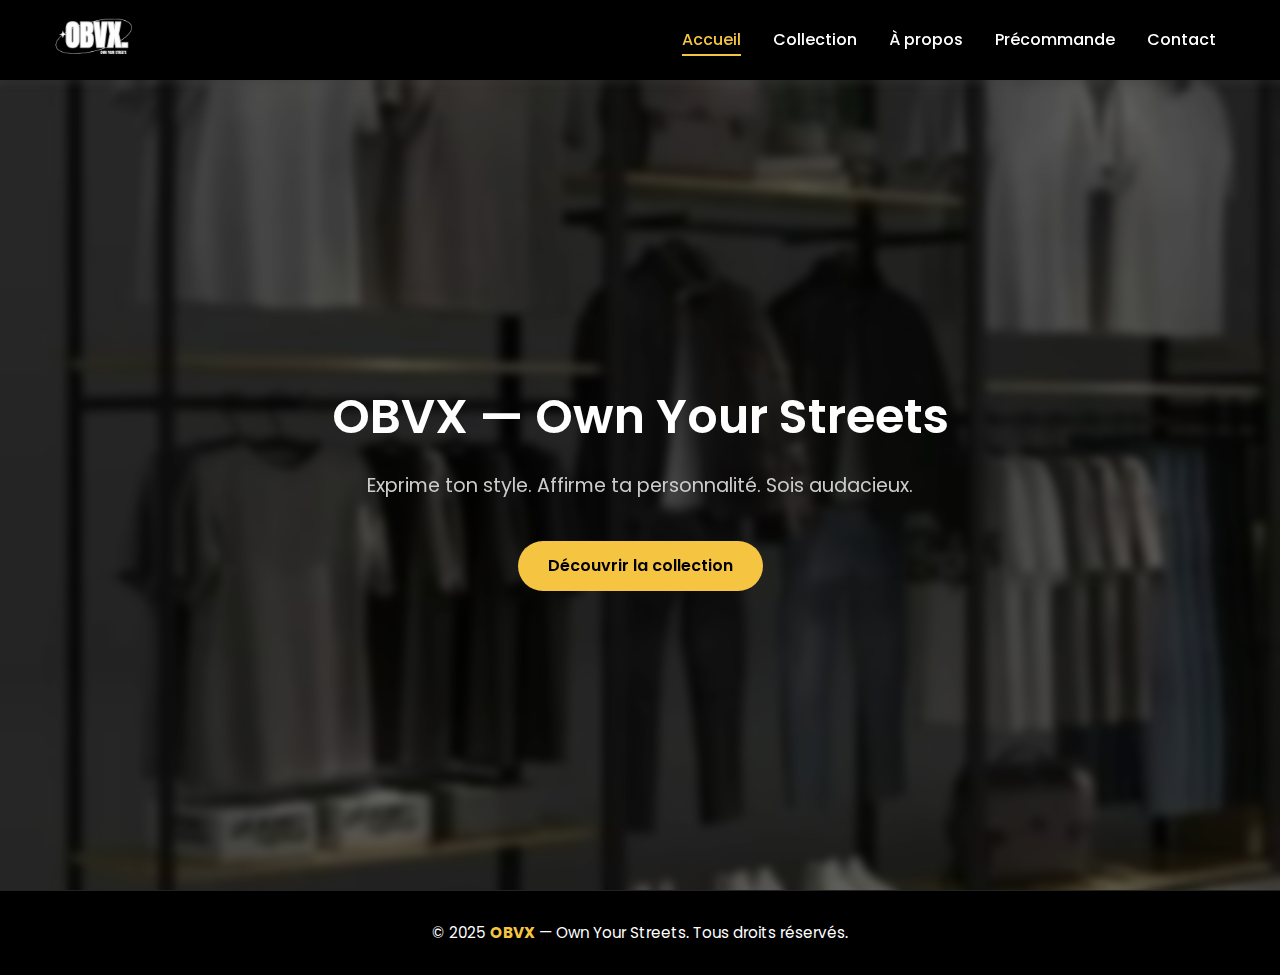
<file: index.html>
<!DOCTYPE html>
<html lang="fr">
<head>
  <meta charset="UTF-8">
  <meta name="viewport" content="width=device-width, initial-scale=1.0">
  <title>OBVX | Streetwear Made Bold</title>
  <link rel="stylesheet" href="css/style.css">
  <link href="https://fonts.googleapis.com/css2?family=Poppins:wght@300;400;600&display=swap" rel="stylesheet">
</head>
<body>

  <!-- HEADER & NAVIGATION -->
  <header>
    <nav class="navbar">
      <div class="logo">
        <a href="index.html">
          <img src="image/Copie_de_OBVX__1_-removebg-preview.png" alt="Logo OBVX">
        </a>
      </div>
      <ul class="nav-links">
        <li><a href="index.html" class="active">Accueil</a></li>
        <li><a href="collection.html">Collection</a></li>
        <li><a href="about.html">À propos</a></li>
        <li><a href="preorder.html">Précommande</a></li>
        <li><a href="contact.html">Contact</a></li>    
      </ul>
    </nav>
  </header>

  <!-- HERO SECTION -->
  <section class="hero">
    <div class="overlay"></div>
    <div class="hero-text">
      <h1>OBVX — Own Your Streets</h1>
      <p>Exprime ton style. Affirme ta personnalité. Sois audacieux.</p>
      <a href="collection.html" class="btn">Découvrir la collection</a>
    </div>
  </section>

  <!-- FOOTER -->
  <footer>
    <p>© 2025 <strong>OBVX</strong> — Own Your Streets. Tous droits réservés.</p>
  </footer>

</body>
</html>
</file>
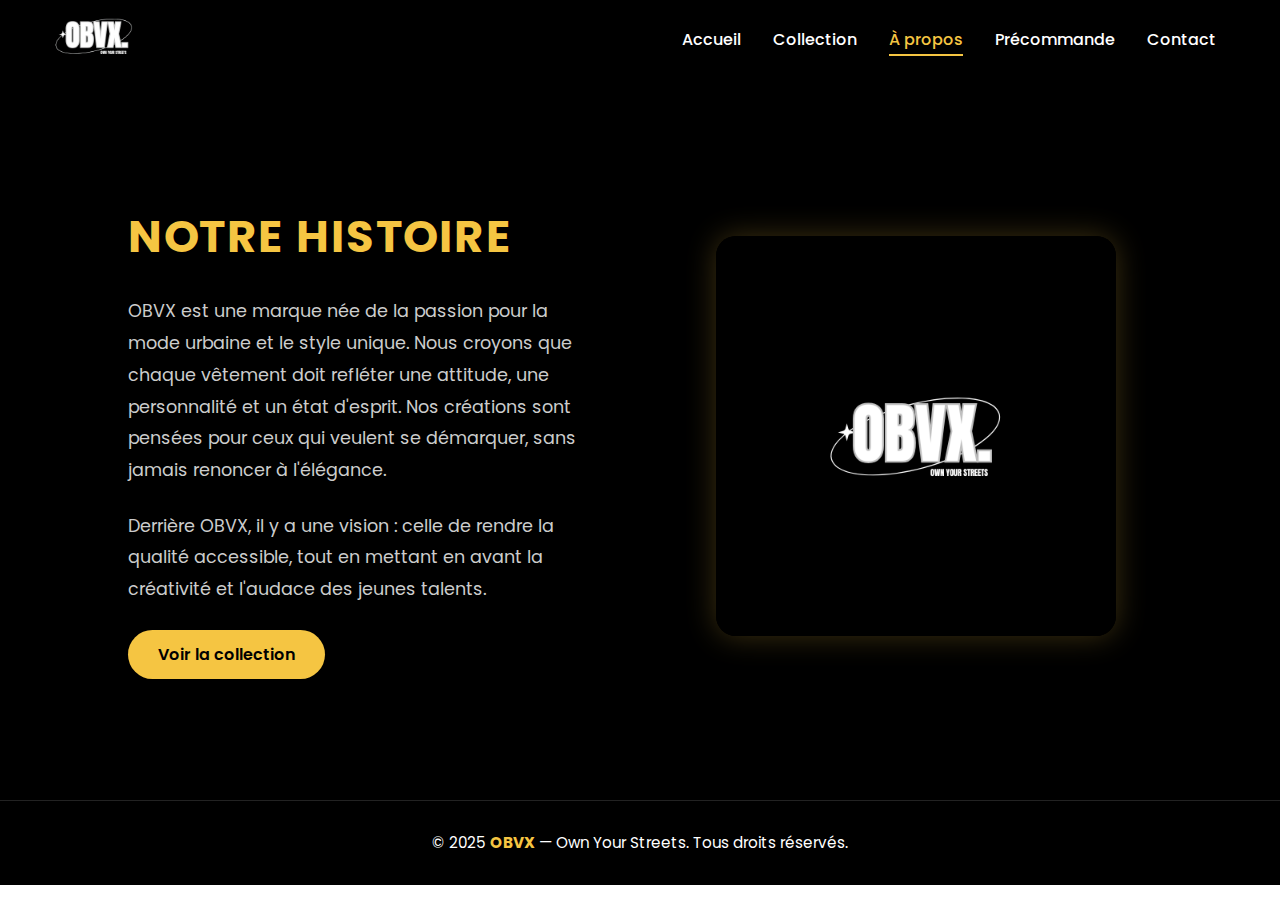
<file: about.html>
<!DOCTYPE html>
<html lang="fr">
<head>
  <meta charset="UTF-8">
  <meta name="viewport" content="width=device-width, initial-scale=1.0">
  <title>À propos | OBVX</title>
  <link rel="stylesheet" href="css/style.css">
  <link href="https://fonts.googleapis.com/css2?family=Poppins:wght@300;400;600&display=swap" rel="stylesheet">
</head>
<body>

  <!-- HEADER & NAVIGATION -->
  <header>
    <nav class="navbar">
      <div class="logo">
        <a href="index.html">
          <img src="image/Copie_de_OBVX__1_-removebg-preview.png" alt="Logo OBVX">
        </a>
      </div>
      <ul class="nav-links">
        <li><a href="index.html">Accueil</a></li>
        <li><a href="collection.html">Collection</a></li>
        <li><a href="about.html" class="active">À propos</a></li>
        <li><a href="preorder.html">Précommande</a></li>
        <li><a href="contact.html">Contact</a></li>    
      </ul>
    </nav>
  </header>

  <!-- ABOUT SECTION -->
  <main class="about-section">
    <div class="about-text">
      <h1>Notre Histoire</h1>
      <p>
        OBVX est une marque née de la passion pour la mode urbaine et le style unique.
        Nous croyons que chaque vêtement doit refléter une attitude, une personnalité
        et un état d'esprit. Nos créations sont pensées pour ceux qui veulent se démarquer,
        sans jamais renoncer à l'élégance.
      </p>
      <p>
        Derrière OBVX, il y a une vision : celle de rendre la qualité accessible, tout
        en mettant en avant la créativité et l'audace des jeunes talents.
      </p>
      <a href="collection.html" class="btn">Voir la collection</a>
    </div>

    <div class="about-image">
      <img src="image/Copie de OBVX (1).png" alt="Logo OBVX">
    </div>
  </main>

  <!-- FOOTER -->
  <footer>
    <p>© 2025 <strong>OBVX</strong> — Own Your Streets. Tous droits réservés.</p>
  </footer>

</body>
</html>
</file>
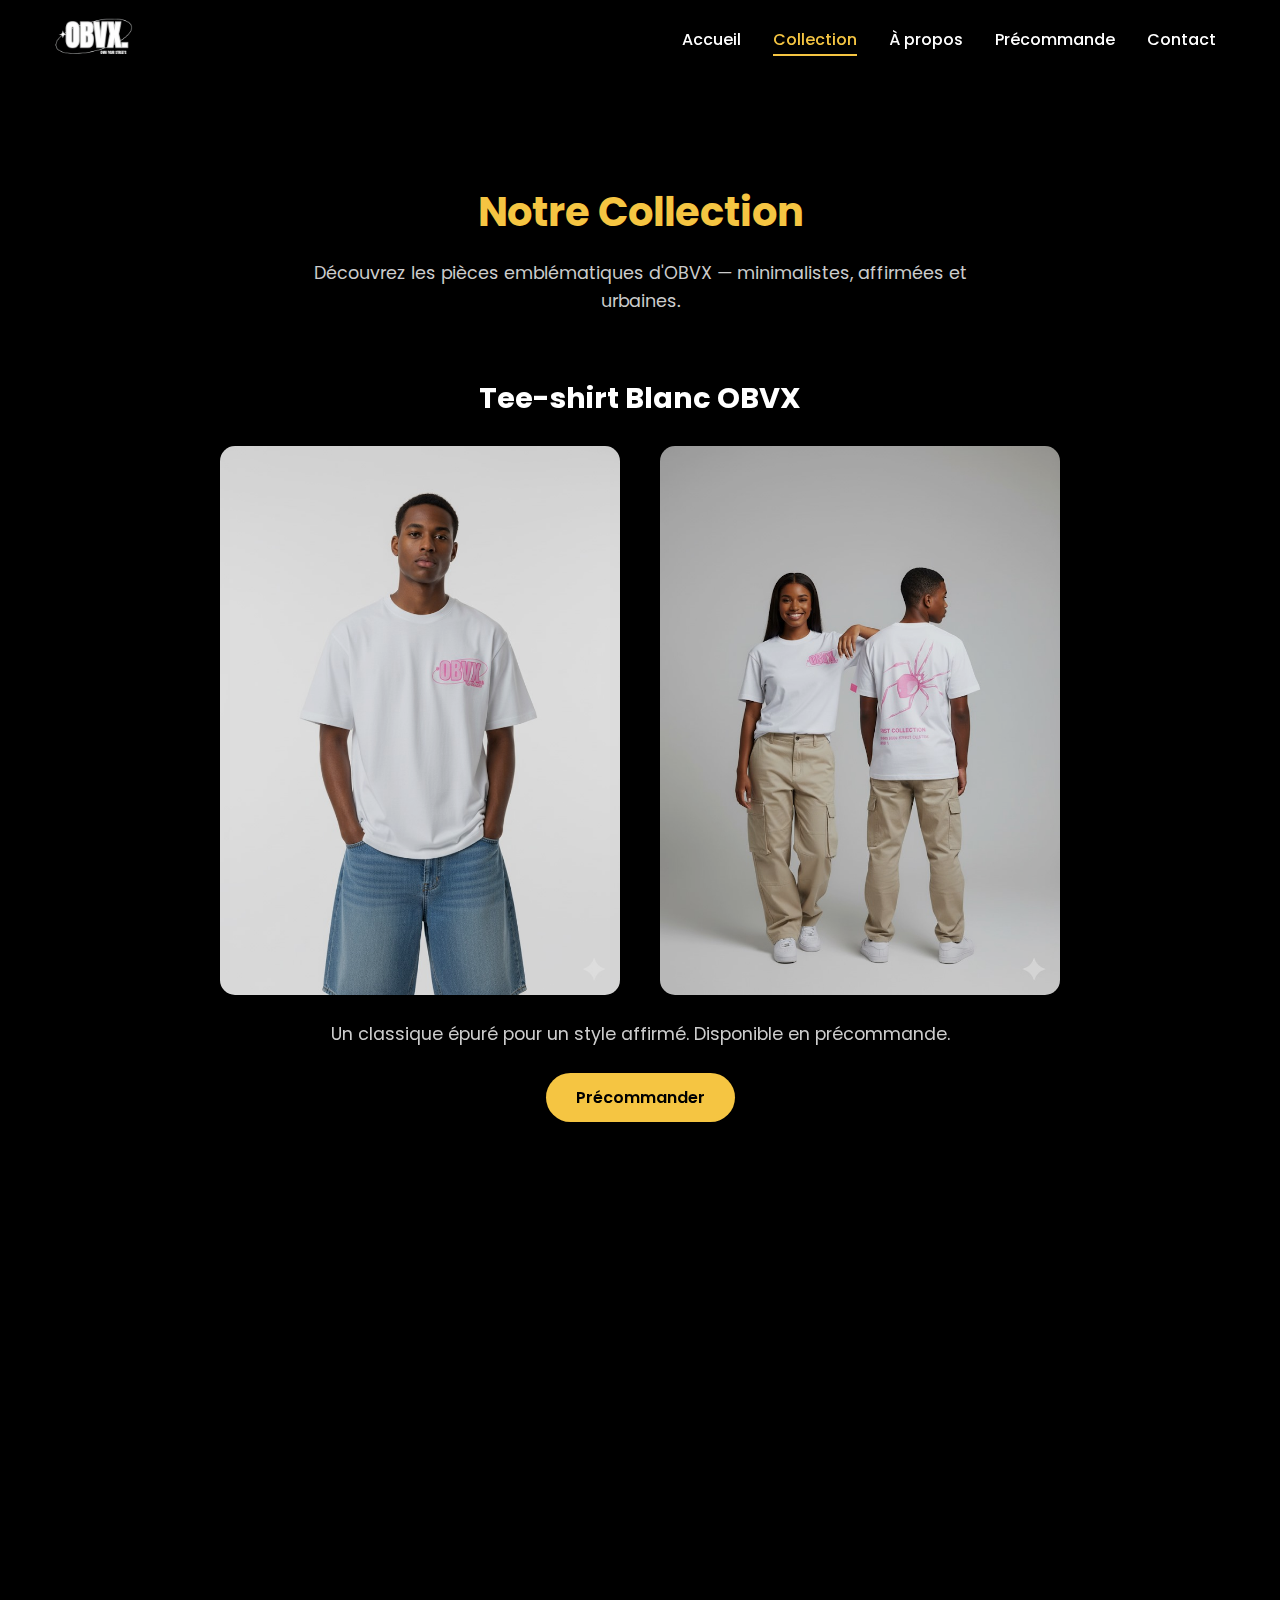
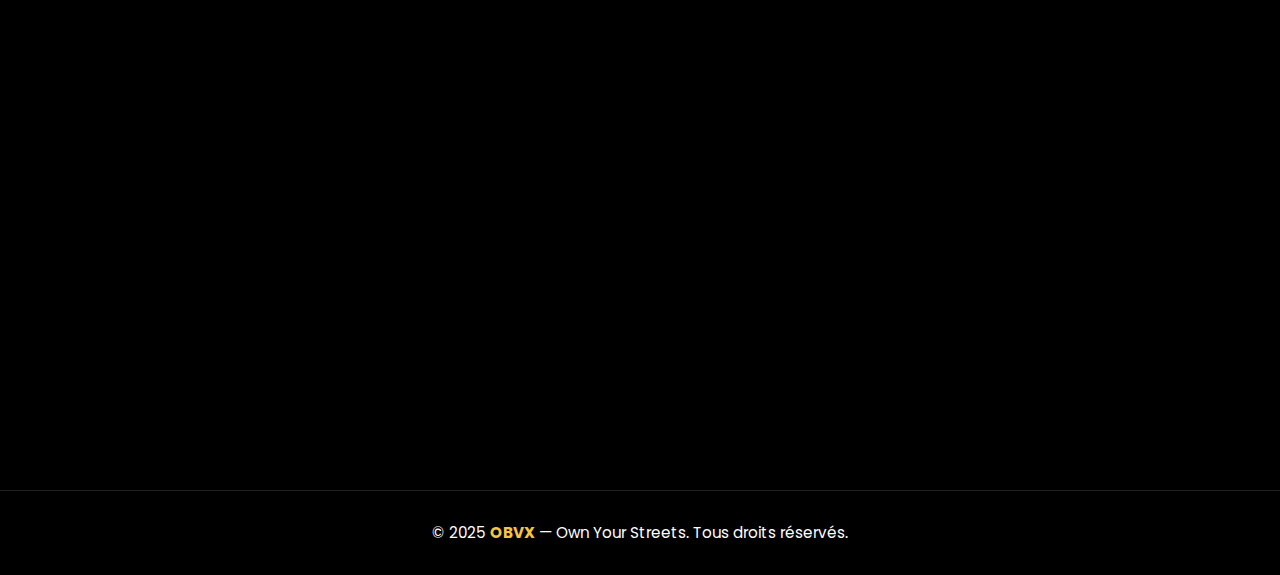
<file: collection.html>
<!DOCTYPE html>
<html lang="fr">
<head>
  <meta charset="UTF-8">
  <meta name="viewport" content="width=device-width, initial-scale=1.0">
  <title>Collection | OBVX</title>
  <link rel="stylesheet" href="css/style.css">
  <link href="https://fonts.googleapis.com/css2?family=Poppins:wght@300;400;600&display=swap" rel="stylesheet">
  
  <!-- AOS (Animate On Scroll) -->
  <link href="https://unpkg.com/aos@2.3.1/dist/aos.css" rel="stylesheet">
  <script src="https://unpkg.com/aos@2.3.1/dist/aos.js"></script>
</head>
<body>

  <!-- HEADER & NAVIGATION -->
  <header>
    <nav class="navbar">
      <div class="logo">
        <a href="index.html">
          <img src="image/Copie_de_OBVX__1_-removebg-preview.png" alt="Logo OBVX">
        </a>
      </div>
      <ul class="nav-links">
        <li><a href="index.html">Accueil</a></li>
        <li><a href="collection.html" class="active">Collection</a></li>
        <li><a href="about.html">À propos</a></li>
        <li><a href="preorder.html">Précommande</a></li>
        <li><a href="contact.html">Contact</a></li>    
      </ul>
    </nav>
  </header>

  <!-- COLLECTION SECTION -->
  <section class="collection">
    <h2>Notre Collection</h2>
    <p>Découvrez les pièces emblématiques d'OBVX — minimalistes, affirmées et urbaines.</p>

    <div class="product-list">
      <!-- Tee-shirt Blanc -->
      <div class="product" data-aos="fade-up">
        <h3>Tee-shirt Blanc OBVX</h3>
        <div class="images">
          <img src="image/WhatsApp Image 2025-10-07 à 11.22.49_3b237c89.jpg" alt="Tee-shirt Blanc - Face">
          <img src="image/fd11a06d3a584e0b8f47fc0cbb23ff76.jpg" alt="Tee-shirt Blanc - Dos">
        </div>
        <p>Un classique épuré pour un style affirmé. Disponible en précommande.</p>
        <a href="preorder.html" class="btn">Précommander</a>
      </div>

      <!-- Tee-shirt Noir -->
      <div class="product" data-aos="fade-up" data-aos-delay="200">
        <h3>Tee-shirt Noir OBVX</h3>
        <div class="images">
          <img src="image/WhatsApp Image 2025-10-07 à 11.19.00_6245a1be.jpg" alt="Tee-shirt Noir - Face">
          <img src="image/unnamed.png" alt="Tee-shirt Noir - Dos">
        </div>
        <p>Élégance sombre, attitude street. Disponible en précommande.</p>
        <a href="preorder.html" class="btn">Précommander</a>
      </div>
    </div>
  </section>

  <!-- FOOTER -->
  <footer>
    <p>© 2025 <strong>OBVX</strong> — Own Your Streets. Tous droits réservés.</p>
  </footer>

  <!-- AOS INITIALIZATION -->
  <script>
    AOS.init({
      duration: 1200,
      once: true
    });
  </script>

</body>
</html>
</file>
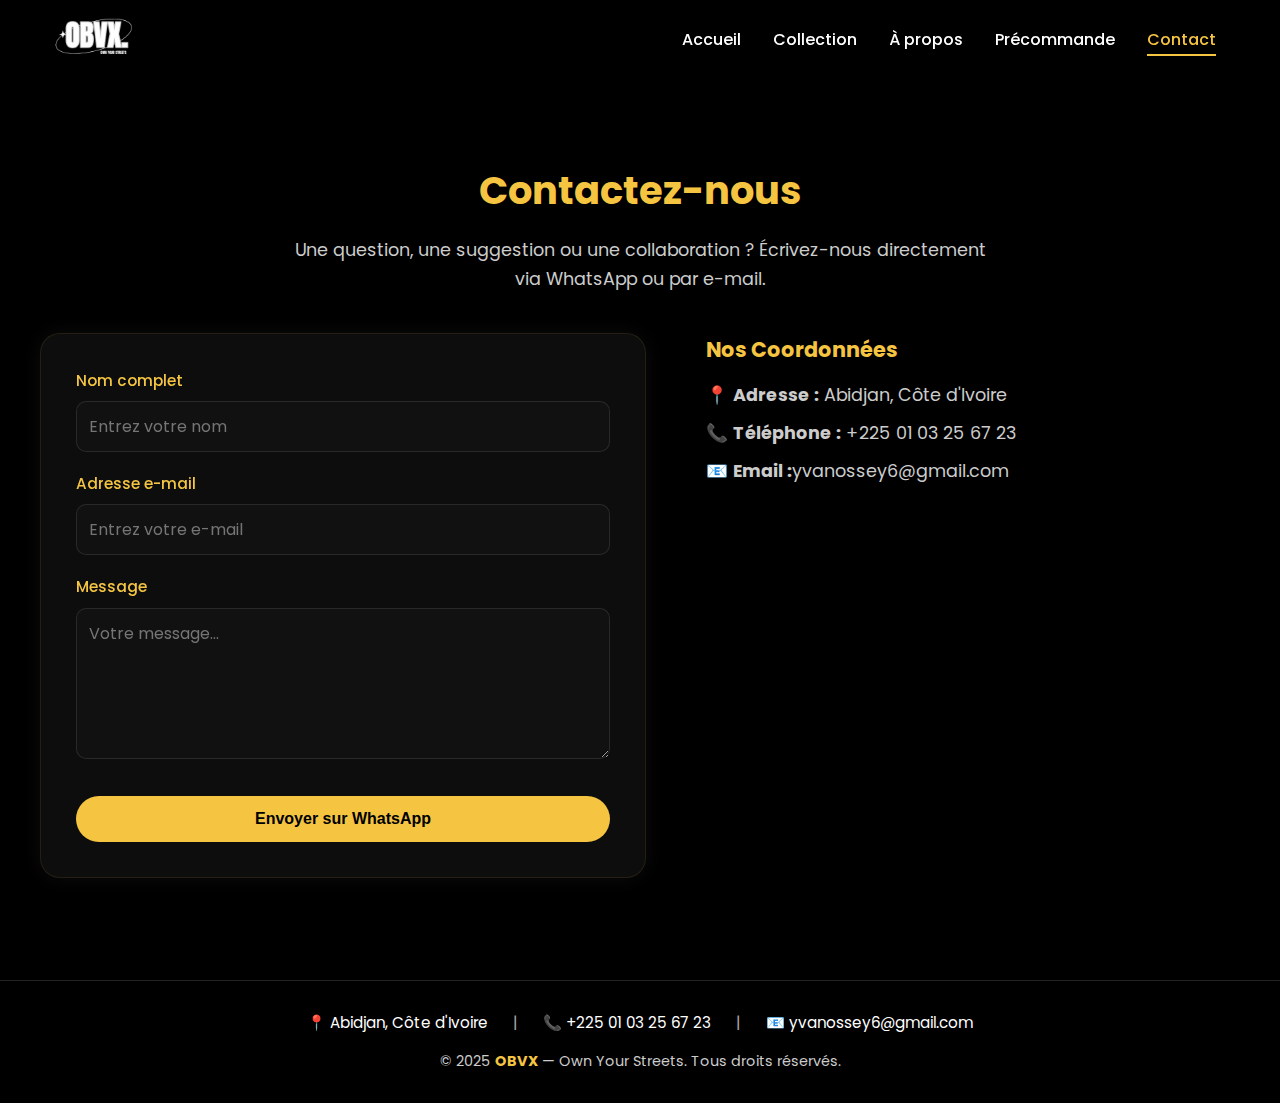
<file: contact.html>
<!DOCTYPE html>
<html lang="fr">
<head>
  <meta charset="UTF-8">
  <meta name="viewport" content="width=device-width, initial-scale=1.0">
  <title>Contact | OBVX</title>
  <link rel="stylesheet" href="css/style.css">
  <link href="https://fonts.googleapis.com/css2?family=Poppins:wght@300;400;600&display=swap" rel="stylesheet">
</head>
<body>

  <!-- HEADER & NAVIGATION -->
  <header>
    <nav class="navbar">
      <div class="logo">
        <a href="index.html">
          <img src="image/Copie_de_OBVX__1_-removebg-preview.png" alt="Logo OBVX">
        </a>
      </div>
      <ul class="nav-links">
        <li><a href="index.html">Accueil</a></li>
        <li><a href="collection.html">Collection</a></li>
        <li><a href="about.html">À propos</a></li>
        <li><a href="preorder.html">Précommande</a></li>
        <li><a href="contact.html" class="active">Contact</a></li>    
      </ul>
    </nav>
  </header>

  <!-- CONTACT SECTION -->
  <section class="contact">
    <h2>Contactez-nous</h2>
    <p>
      Une question, une suggestion ou une collaboration ?  
      Écrivez-nous directement via WhatsApp ou par e-mail.
    </p>

    <div class="contact-container">
      <!-- Contact Form -->
      <form id="contactForm" class="contact-form">
        <label for="name">Nom complet</label>
        <input type="text" id="name" name="name" placeholder="Entrez votre nom" required>

        <label for="email">Adresse e-mail</label>
        <input type="email" id="email" name="email" placeholder="Entrez votre e-mail" required>

        <label for="message">Message</label>
        <textarea id="message" name="message" rows="5" placeholder="Votre message..." required></textarea>

        <button type="submit" class="btn">Envoyer sur WhatsApp</button>
      </form>

      <!-- Contact Info -->
      <div class="contact-info">
        <h3>Nos Coordonnées</h3>
        <p>📍 <strong>Adresse :</strong> Abidjan, Côte d'Ivoire</p>
        <p>📞 <strong>Téléphone :</strong> +225 01 03 25 67 23</p>
        <p>📧 <strong>Email :</strong>yvanossey6@gmail.com</p>
      </div>
    </div>
  </section>

  <!-- FOOTER -->
  <footer>
    <div class="footer-coordonnees">
      <p class="adresse">📍 Abidjan, Côte d'Ivoire</p>
      <span class="separator">|</span>
      <p class="telephone">📞 +225 01 03 25 67 23</p>
      <span class="separator">|</span>
      <p class="email">📧 yvanossey6@gmail.com</p>
    </div>
    <p class="footer-copy">© 2025 <strong>OBVX</strong> — Own Your Streets. Tous droits réservés.</p>
  </footer>

  <!-- FORM SUBMISSION SCRIPT -->
  <script>
    document.getElementById('contactForm').addEventListener('submit', function(e) {
      e.preventDefault();

      let name = document.getElementById('name').value;
      let email = document.getElementById('email').value;
      let message = document.getElementById('message').value;

      let phoneNumber = "2250103256723";
      let text = `*Nouveau message OBVX*%0A👤 Nom : ${name}%0A📧 Email : ${email}%0A💬 Message : ${message}`;
      let url = `https://wa.me/${phoneNumber}?text=${text}`;

      window.open(url, "_blank");
    });
  </script>

</body>

</html>
</file>
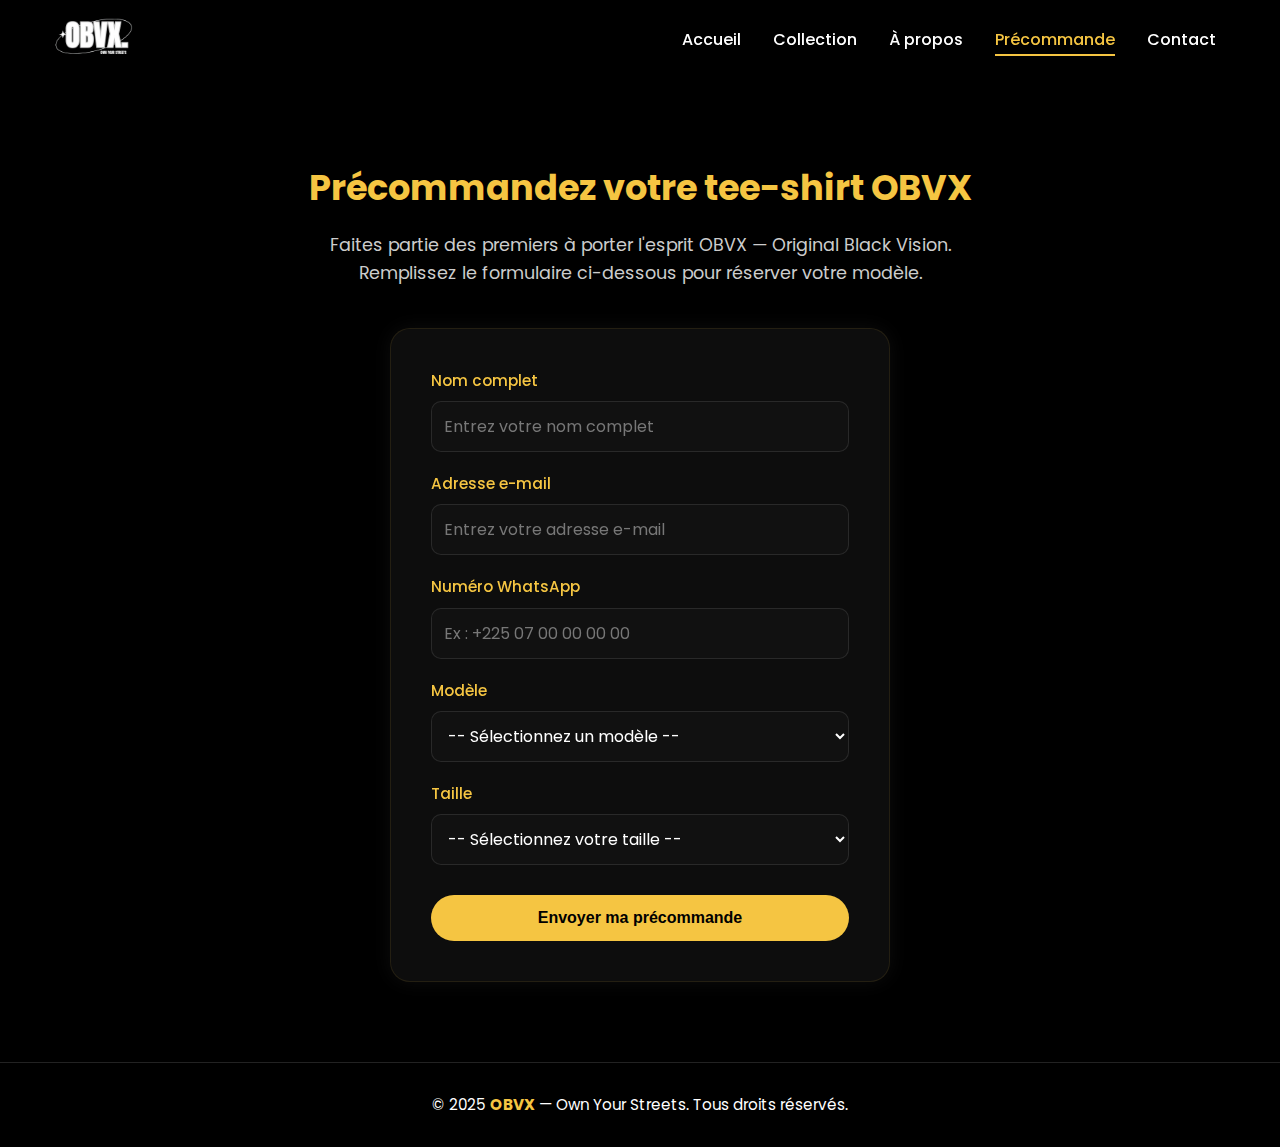
<file: preorder.html>
<!DOCTYPE html>
<html lang="fr">
<head>
  <meta charset="UTF-8">
  <meta name="viewport" content="width=device-width, initial-scale=1.0">
  <title>Précommande | OBVX</title>
  <link rel="stylesheet" href="css/style.css">
  <link href="https://fonts.googleapis.com/css2?family=Poppins:wght@300;400;600&display=swap" rel="stylesheet">

  <!-- AOS (Animate On Scroll) -->
  <link href="https://unpkg.com/aos@2.3.1/dist/aos.css" rel="stylesheet">
  <script src="https://unpkg.com/aos@2.3.1/dist/aos.js"></script>
</head>
<body>

  <!-- HEADER & NAVIGATION -->
  <header>
    <nav class="navbar">
      <div class="logo">
        <a href="index.html">
          <img src="image/Copie_de_OBVX__1_-removebg-preview.png" alt="Logo OBVX">
        </a>
      </div>
      <ul class="nav-links">
        <li><a href="index.html">Accueil</a></li>
        <li><a href="collection.html">Collection</a></li>
        <li><a href="about.html">À propos</a></li>
        <li><a href="preorder.html" class="active">Précommande</a></li>
        <li><a href="contact.html">Contact</a></li>    
      </ul>
    </nav>
  </header>

  <!-- PREORDER SECTION -->
  <section class="preorder" data-aos="fade-up">
    <h2>Précommandez votre tee-shirt OBVX</h2>
    <p>
      Faites partie des premiers à porter l'esprit OBVX — Original Black Vision.  
      Remplissez le formulaire ci-dessous pour réserver votre modèle.
    </p>

    <form id="preorderForm" class="preorder-form" data-aos="fade-up" data-aos-delay="200">
      <label for="name">Nom complet</label>
      <input type="text" id="name" name="name" placeholder="Entrez votre nom complet" required>

      <label for="email">Adresse e-mail</label>
      <input type="email" id="email" name="email" placeholder="Entrez votre adresse e-mail" required>

      <label for="phone">Numéro WhatsApp</label>
      <input type="tel" id="phone" name="phone" placeholder="Ex : +225 07 00 00 00 00" required>

      <label for="model">Modèle</label>
      <select id="model" name="model" required>
        <option value="">-- Sélectionnez un modèle --</option>
        <option value="white">OBVX White Edition</option>
        <option value="black">OBVX Black Edition</option>
      </select>

      <label for="size">Taille</label>
      <select id="size" name="size" required>
        <option value="">-- Sélectionnez votre taille --</option>
        <option value="S">S</option>
        <option value="M">M</option>
        <option value="L">L</option>
        <option value="XL">XL</option>
      </select>

      <button type="submit" class="btn">Envoyer ma précommande</button>
    </form>
  </section>

  <!-- FOOTER -->
  <footer>
    <p>© 2025 <strong>OBVX</strong> — Own Your Streets. Tous droits réservés.</p>
  </footer>

  <!-- FORM SUBMISSION SCRIPT -->
  <script>
    document.getElementById('preorderForm').addEventListener('submit', function(e) {
      e.preventDefault();

      let name = document.getElementById('name').value;
      let email = document.getElementById('email').value;
      let phone = document.getElementById('phone').value;
      let model = document.getElementById('model').value;
      let size = document.getElementById('size').value;

      let message = `Nouvelle précommande OBVX !\n
Nom : ${name}\n
Email : ${email}\n
WhatsApp : ${phone}\n
Modèle : ${model}\n
Taille : ${size}`;

      let myNumber = "2250103256723";
      let url = `https://wa.me/${myNumber}?text=${encodeURIComponent(message)}`;

      window.open(url, "_blank");
    });
  </script>
  <!-- AOS INITIALIZATION -->
  <script>
    AOS.init({
      duration: 1000,
      once: true
    });
  </script>

</body>
</html>
</file>
<file: css/style.css>
/* STYLE.CSS - OBVX STREETWEAR */

* {
  margin: 0;
  padding: 0;
  box-sizing: border-box;
}

html {
  scroll-behavior: smooth;
}

:root {
  --color-black: #000;
  --color-white: #fff;
  --color-dark-gray: #111;
  --color-light-gray: #ccc;
  --color-medium-gray: #777;
  --color-gold: #f5c542;
  --font-primary: 'Poppins', sans-serif;
}

body {
  font-family: var(--font-primary);
  background-color: var(--color-white);
  color: var(--color-dark-gray);
  line-height: 1.6;
}

/* ===== HEADER & NAVIGATION ===== */

header {
  background: var(--color-black);
  color: var(--color-white);
  position: sticky;
  top: 0;
  z-index: 100;
  box-shadow: 0 2px 10px rgba(0, 0, 0, 0.2);
}


.navbar {
  width: 90%;
  margin: auto;
  display: flex;
  justify-content: space-between;
  align-items: center;
  height: 80px; /* Hauteur fixe pour éviter qu’elle s’étire avec le logo */
}


.logo img {
  height: 180px;
  width: auto;
  transition: transform 0.3s ease;
  object-fit: contain;
  position: relative;
  left: -60px; /* déplace le logo vers la gauche */
}

.logo img:hover {
  transform: scale(1.05);
}

.nav-links {
  list-style: none;
  display: flex;
  gap: 2rem;
}

.nav-links a {
  text-decoration: none;
  color: var(--color-white);
  font-weight: 500;
  transition: color 0.3s ease;
  position: relative;
}

.nav-links a:hover,
.nav-links a.active {
  color: var(--color-gold);
}

.nav-links a::after {
  content: '';
  position: absolute;
  bottom: -5px;
  left: 0;
  width: 0;
  height: 2px;
  background: var(--color-gold);
  transition: width 0.3s ease;
}

.nav-links a:hover::after,
.nav-links a.active::after {
  width: 100%;
}

/* ===== INDEX.HTML - HERO ===== */

.hero {
  height: 90vh;
  display: flex;
  align-items: center;
  justify-content: center;
  background: url('../image/c550e4f5ff0220a477f8be34ff2139d6.jpg') center/cover no-repeat;
  background-color: var(--color-dark-gray);
  color: var(--color-white);
  text-align: center;
  position: relative;
  overflow: hidden;
}

/* Overlay flou */
.hero::before {
  content: "";
  position: absolute;
  top: 0;
  left: 0;
  width: 100%;
  height: 100%;
  background: rgba(0, 0, 0, 0.3); /* ajuste l'opacité si besoin */
  backdrop-filter: blur(5px); /* le flou */
  z-index: 1;
}

/* Pour que le texte/logo reste au-dessus */
.hero * {
  position: relative;
  z-index: 2;
}


.overlay {
  position: absolute;
  top: 0;
  left: 0;
  right: 0;
  bottom: 0;
  background: rgba(0, 0, 0, 0.4);
  z-index: 1;
}

.hero-text {
  position: relative;
  z-index: 2;
  max-width: 800px;
  padding: 0 20px;
}

.hero-text h1 {
  font-size: clamp(1.8rem, 5vw, 3rem);
  margin-bottom: 15px;
  font-weight: 600;
}

.hero-text p {
  font-size: clamp(1rem, 2.5vw, 1.2rem);
  color: var(--color-light-gray);
  margin-bottom: 40px;
}

/* ===== BOUTONS ===== */

.btn, .btn-yellow, .cta-btn {
  display: inline-block;
  background: var(--color-gold);
  color: var(--color-black);
  padding: 12px 30px;
  border-radius: 25px;
  text-decoration: none;
  font-weight: 600;
  transition: all 0.3s ease;
  border: none;
  cursor: pointer;
  font-size: 1rem;
}

.btn:hover, .btn-yellow:hover, .cta-btn:hover {
  background: var(--color-white);
  transform: translateY(-2px);
  box-shadow: 0 5px 15px rgba(245, 197, 66, 0.3);
}

/* ===== COLLECTION.HTML ===== */

.collection {
  background-color: var(--color-black);
  color: var(--color-white);
  text-align: center;
  padding: 80px 20px;
  min-height: 100vh;
}

.collection h2 {
  font-size: clamp(2rem, 5vw, 2.5rem);
  margin-bottom: 15px;
  color: var(--color-gold);
}

.collection p {
  max-width: 700px;
  margin: 0 auto 60px;
  color: var(--color-light-gray);
  font-size: 1.1em;
}

.product-list {
  display: flex;
  flex-direction: column;
  align-items: center;
  gap: 100px;
  max-width: 1200px;
  margin: 0 auto;
}

.product {
  width: 100%;
  max-width: 1000px;
}

.product h3 {
  font-size: 1.8em;
  margin-bottom: 25px;
}

.images {
  display: flex;
  justify-content: center;
  align-items: center;
  gap: 40px;
  margin-bottom: 25px;
  flex-wrap: wrap;
}

.images img {
  width: 40%;
  min-width: 250px;
  border-radius: 15px;
  transition: transform 0.3s ease, opacity 0.3s ease;
  opacity: 0.9;
}

.images img:hover {
  transform: scale(1.05);
  opacity: 1;
}

.product p {
  color: var(--color-light-gray);
  max-width: 700px;
  margin: 0 auto 25px;
}

[data-aos="fade-up"] {
  opacity: 0;
  transform: translateY(30px);
}

[data-aos="fade-up"].aos-animate {
  opacity: 1;
  transform: translateY(0);
  transition: all 0.8s ease-out;
}

/* ===== ABOUT.HTML ===== */

.about-section {
  display: flex;
  justify-content: center;
  align-items: center;
  padding: 5rem 10%;
  gap: 5rem;
  color: var(--color-white);
  background-color: var(--color-black);
  min-height: 80vh;
}

.about-text {
  flex: 1;
  min-width: 300px;
  max-width: 600px;
}

.about-text h1,
.about-text h2 {
  color: var(--color-gold);
  font-size: clamp(2rem, 5vw, 2.8rem);
  margin-bottom: 1.5rem;
  text-transform: uppercase;
  letter-spacing: 1.5px;
}

.about-text p {
  font-size: 1.1em;
  line-height: 1.8em;
  color: var(--color-light-gray);
  margin-bottom: 1.5rem;
}

.about-image {
  flex: 1;
  min-width: 300px;
  text-align: center;
}

.about-image img {
  width: 100%;
  max-width: 400px;
  border-radius: 20px;
  box-shadow: 0 0 30px rgba(245, 197, 66, 0.25);
  transition: transform 0.4s ease, box-shadow 0.4s ease;
}

.about-image img:hover {
  transform: scale(1.05);
  box-shadow: 0 0 40px rgba(245, 197, 66, 0.5);
}

/* ===== PREORDER.HTML ===== */

.preorder {
  background-color: var(--color-black);
  color: var(--color-white);
  text-align: center;
  padding: 80px 20px;
  min-height: 100vh;
}

.preorder h2 {
  font-size: clamp(1.8rem, 5vw, 2.2rem);
  margin-bottom: 15px;
  color: var(--color-gold);
}

.preorder p {
  max-width: 700px;
  margin: 0 auto 40px;
  color: var(--color-light-gray);
  font-size: 1.1em;
}

.preorder-form {
  background: rgba(255, 255, 255, 0.05);
  backdrop-filter: blur(8px);
  padding: 40px;
  max-width: 500px;
  margin: 0 auto;
  border-radius: 20px;
  box-shadow: 0 0 20px rgba(255, 255, 255, 0.05);
  border: 1px solid rgba(245, 197, 66, 0.1);
}

.preorder-form label {
  display: block;
  text-align: left;
  margin-bottom: 8px;
  color: var(--color-gold);
  font-weight: 500;
  font-size: 0.95rem;
}

.preorder-form input,
.preorder-form select {
  width: 100%;
  padding: 12px;
  margin-bottom: 20px;
  border: 1px solid rgba(255, 255, 255, 0.1);
  border-radius: 10px;
  background: var(--color-dark-gray);
  color: var(--color-white);
  font-size: 1em;
  font-family: var(--font-primary);
  transition: border-color 0.3s ease;
}

.preorder-form input:focus,
.preorder-form select:focus {
  outline: none;
  border-color: var(--color-gold);
  box-shadow: 0 0 10px rgba(245, 197, 66, 0.2);
}

.preorder-form input::placeholder {
  color: var(--color-medium-gray);
}

.preorder-form .btn {
  width: 100%;
  padding: 14px;
  margin-top: 10px;
}

/* ===== CONTACT.HTML ===== */

.contact {
  background-color: var(--color-black);
  color: var(--color-white);
  padding: 80px 20px;
  text-align: center;
  min-height: 100vh;
}

.contact h2 {
  font-size: clamp(1.8rem, 5vw, 2.4rem);
  margin-bottom: 15px;
  color: var(--color-gold);
}

.contact p {
  max-width: 700px;
  margin: 0 auto 40px;
  color: var(--color-light-gray);
  font-size: 1.1em;
}

.contact-container {
  display: flex;
  justify-content: center;
  align-items: flex-start;
  gap: 60px;
  flex-wrap: wrap;
  max-width: 1000px;
  margin: 0 auto;
}

.contact-info {
  flex: 1;
  min-width: 250px;
  text-align: left;
}

.contact-info h3 {
  color: var(--color-gold);
  margin-bottom: 15px;
  font-size: 1.3rem;
}

.contact-info p {
  color: var(--color-light-gray);
  margin-bottom: 10px;
}

.contact-form {
  flex: 1;
  min-width: 300px;
  background: rgba(255, 255, 255, 0.05);
  backdrop-filter: blur(8px);
  padding: 35px;
  border-radius: 20px;
  box-shadow: 0 0 20px rgba(255, 255, 255, 0.05);
  border: 1px solid rgba(245, 197, 66, 0.1);
  text-align: left;
}

.contact-form label {
  color: var(--color-gold);
  font-weight: 500;
  display: block;
  margin-bottom: 8px;
  font-size: 0.95rem;
}

.contact-form input,
.contact-form textarea {
  width: 100%;
  background: var(--color-dark-gray);
  color: var(--color-white);
  border: 1px solid rgba(255, 255, 255, 0.1);
  border-radius: 10px;
  padding: 12px;
  margin-bottom: 20px;
  font-size: 1em;
  font-family: var(--font-primary);
  transition: border-color 0.3s ease;
}

.contact-form input:focus,
.contact-form textarea:focus {
  outline: none;
  border-color: var(--color-gold);
  box-shadow: 0 0 10px rgba(245, 197, 66, 0.2);
}

.contact-form textarea {
  resize: vertical;
  min-height: 120px;
}

.contact-form .btn {
  width: 100%;
  padding: 14px;
  margin-top: 10px;
}

/* ===== FOOTER ===== */

footer {
  background-color: var(--color-black);
  padding: 30px 20px;
  text-align: center;
  color: var(--color-white);
  border-top: 1px solid #222;
  font-size: 0.95rem;
}

.footer-coordonnees {
  display: flex;
  justify-content: center;
  align-items: center;
  gap: 25px;
  flex-wrap: wrap;
  margin-bottom: 15px;
}

.footer-coordonnees p {
  margin: 0;
}

.separator {
  color: #aaa;
}

.footer-copy {
  margin: 15px 0 0;
  font-size: 0.9rem;
  color: var(--color-light-gray);
}

footer p strong {
  color: var(--color-gold);
}

/* ===== RESPONSIVE DESIGN ===== */

/* Tablettes (768px) */
@media (max-width: 768px) {
  nav.navbar { padding: 1rem 3%; }
  .nav-links { gap: 1.5rem; font-size: 0.95rem; }
  .hero-text h1 { font-size: 2rem; }
  .hero-text p { font-size: 1rem; }
  .about-section { flex-direction: column; text-align: center; padding: 3rem 5%; gap: 2rem; }
  .about-image img { max-width: 300px; }
  .images { gap: 20px; }
  .images img { width: 50%; min-width: 200px; }
  .product-list { gap: 60px; }
  .contact-container { gap: 40px; }
  .preorder-form { max-width: 100%; padding: 30px; }
  .collection, .preorder, .contact { padding: 60px 15px; }
}

/* Mobiles (480px) */
@media (max-width: 480px) {
  nav.navbar { flex-direction: column; gap: 1rem; padding: 1rem 3%; }
  .logo img { height: 40px; }
  .nav-links { flex-direction: column; gap: 0.8rem; text-align: center; }
  .hero { height: 60vh; }
  .hero-text h1 { font-size: 1.5rem; }
  .hero-text p { font-size: 0.95rem; margin-bottom: 25px; }
  .btn, .btn-yellow, .cta-btn { padding: 10px 20px; font-size: 0.95rem; }
  .about-section { padding: 2rem 3%; gap: 1.5rem; }
  .about-text h1, .about-text h2 { font-size: 1.8rem; }
  .about-text p { font-size: 1rem; }
  .about-image img { max-width: 250px; }
  .product h3 { font-size: 1.5rem; }
  .images { flex-direction: column; gap: 15px; }
  .images img { width: 80%; min-width: 150px; }
  .product-list { gap: 50px; }
  .collection h2, .preorder h2, .contact h2 { font-size: 1.8rem; }
  .collection p, .preorder p, .contact p { font-size: 1rem; }
  .contact-container { flex-direction: column; gap: 30px; }
  .contact-form { width: 100%; padding: 25px; }
  .preorder-form { padding: 25px; max-width: 100%; }
  .footer-coordonnees { gap: 15px; font-size: 0.85rem; }
  .separator { display: none; }
  .footer-coordonnees p { flex-basis: 100%; }
}

/* Très petits écrans (320px) */
@media (max-width: 320px) {
  nav.navbar { padding: 0.8rem 2%; }
  .logo img { height: 35px; }
  .nav-links { gap: 0.5rem; font-size: 0.85rem; }
  .hero-text h1 { font-size: 1.2rem; }
  .hero-text p { font-size: 0.9rem; }
  .btn { padding: 8px 15px; font-size: 0.85rem; }
  .about-text h1, .about-text h2 { font-size: 1.5rem; }
  .preorder-form, .contact-form { padding: 20px; }
}

/* Grands écrans (1200px) */
@media (min-width: 1200px) {
  nav.navbar { max-width: 1400px; }
  .collection { padding: 100px 20px; }
  .product-list { gap: 120px; }
  .about-section { padding: 80px 10%; gap: 80px; }
  .contact-container { max-width: 1200px; margin: 0 auto; }

}

@media (min-resolution: 2dppx) {
  .dividerLine {
    border: 0.5px solid grey;
  }
}
</file>
